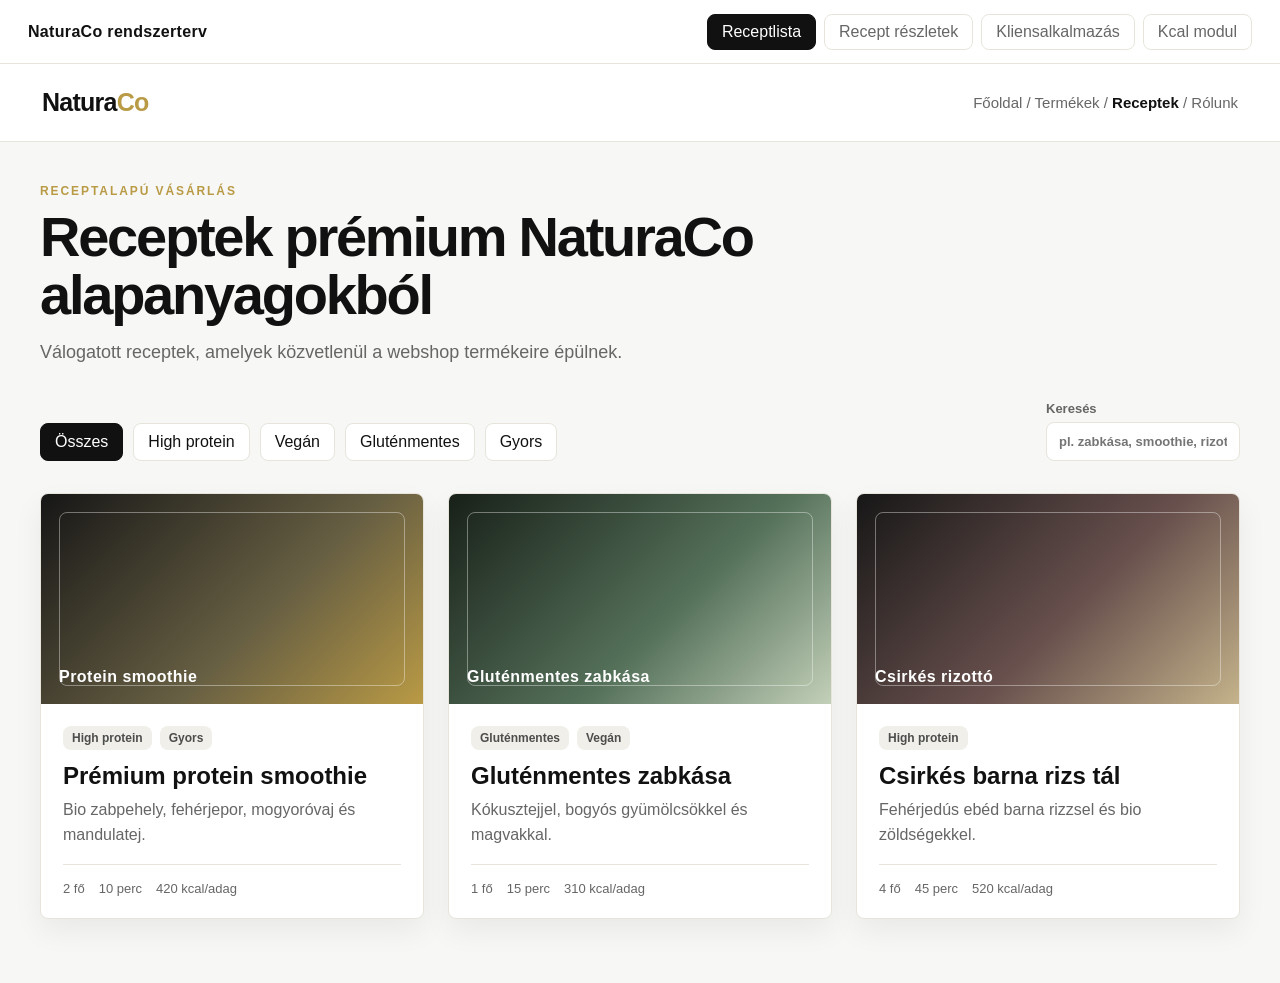
<file: design_mockups/index.html>
<!DOCTYPE html>
<html lang="hu">
<head>
  <meta charset="UTF-8">
  <meta name="viewport" content="width=device-width, initial-scale=1.0">
  <title>NaturaCo recept rendszer mockup</title>
  <link rel="stylesheet" href="style.css">
</head>
<body>

<nav class="top-nav">
  <div class="nav-brand">NaturaCo rendszerterv</div>
  <div class="nav-tabs" role="tablist">
    <button class="nav-tab active" onclick="showPage('recipe-list', this)">Receptlista</button>
    <button class="nav-tab" onclick="showPage('recipe-detail', this)">Recept részletek</button>
    <button class="nav-tab" onclick="showPage('client-app', this)">Kliensalkalmazás</button>
    <button class="nav-tab" onclick="showPage('kcal-calc', this)">Kcal modul</button>
  </div>
</nav>

<section id="recipe-list" class="page active">
  <header class="webshop-header">
    <div class="logo">Natura<span>Co</span></div>
    <div class="header-nav">Főoldal / Termékek / <strong>Receptek</strong> / Rólunk</div>
  </header>

  <main class="container">
    <div class="page-heading">
      <p class="eyebrow">Receptalapú vásárlás</p>
      <h1>Receptek prémium NaturaCo alapanyagokból</h1>
      <p class="subtitle">Válogatott receptek, amelyek közvetlenül a webshop termékeire épülnek.</p>
    </div>

    <div class="toolbar">
      <div class="filters">
        <button class="filter-btn active">Összes</button>
        <button class="filter-btn">High protein</button>
        <button class="filter-btn">Vegán</button>
        <button class="filter-btn">Gluténmentes</button>
        <button class="filter-btn">Gyors</button>
      </div>
      <label class="search-bar">
        <span>Keresés</span>
        <input type="text" placeholder="pl. zabkása, smoothie, rizottó">
      </label>
    </div>

    <div class="recipe-grid">
      <article class="recipe-card" onclick="showPage('recipe-detail', document.querySelectorAll('.nav-tab')[1])">
        <div class="recipe-photo photo-smoothie"><span>Protein smoothie</span></div>
        <div class="card-body">
          <div class="card-tags"><span class="tag">High protein</span><span class="tag">Gyors</span></div>
          <h2>Prémium protein smoothie</h2>
          <p>Bio zabpehely, fehérjepor, mogyoróvaj és mandulatej.</p>
          <div class="card-meta"><span>2 fő</span><span>10 perc</span><span>420 kcal/adag</span></div>
        </div>
      </article>

      <article class="recipe-card">
        <div class="recipe-photo photo-oats"><span>Gluténmentes zabkása</span></div>
        <div class="card-body">
          <div class="card-tags"><span class="tag">Gluténmentes</span><span class="tag">Vegán</span></div>
          <h2>Gluténmentes zabkása</h2>
          <p>Kókusztejjel, bogyós gyümölcsökkel és magvakkal.</p>
          <div class="card-meta"><span>1 fő</span><span>15 perc</span><span>310 kcal/adag</span></div>
        </div>
      </article>

      <article class="recipe-card">
        <div class="recipe-photo photo-rice"><span>Csirkés rizottó</span></div>
        <div class="card-body">
          <div class="card-tags"><span class="tag">High protein</span></div>
          <h2>Csirkés barna rizs tál</h2>
          <p>Fehérjedús ebéd barna rizzsel és bio zöldségekkel.</p>
          <div class="card-meta"><span>4 fő</span><span>45 perc</span><span>520 kcal/adag</span></div>
        </div>
      </article>
    </div>
  </main>
</section>

<section id="recipe-detail" class="page">
  <header class="webshop-header">
    <div class="logo">Natura<span>Co</span></div>
    <div class="header-nav">Főoldal / Termékek / <strong>Receptek</strong> / Kosár</div>
  </header>

  <main class="container">
    <button class="back-link" onclick="showPage('recipe-list', document.querySelectorAll('.nav-tab')[0])">Vissza a receptekhez</button>

    <div class="detail-header">
      <div class="recipe-photo detail-photo photo-smoothie"><span>Protein smoothie</span></div>
      <div class="detail-info">
        <div class="card-tags"><span class="tag">High protein</span><span class="tag">Gyors</span></div>
        <h1>Prémium protein smoothie</h1>
        <p>Tápláló reggeli smoothie bio zabpehellyel, prémium fehérjeporral és mogyoróvajjal. A recept termékei közvetlenül a NaturaCo webshop kínálatából érkeznek.</p>
        <div class="detail-meta">
          <div class="meta-item">
            <div class="meta-label">Főszám</div>
            <div class="serving-control">
              <button onclick="changeServing(-1)">-</button>
              <span id="serving-count">2</span>
              <button onclick="changeServing(1)">+</button>
              <span>fő</span>
            </div>
          </div>
          <div class="meta-item"><div class="meta-label">Elkészítés</div><strong>10 perc</strong></div>
          <div class="meta-item"><div class="meta-label">Állapot</div><strong>Publikált recept</strong></div>
        </div>
      </div>
    </div>

    <div class="detail-columns">
      <section class="ingredients-section">
        <div class="section-title">
          <h2>Összetevők és vásárolható kiszerelés</h2>
          <p>A recept mennyiségei főszám szerint változnak, a kosárba kerülő mennyiség pedig a webshop kiszerelése alapján felfelé kerekít.</p>
        </div>

        <div class="table-wrap">
          <table class="ingredients-table">
            <thead>
              <tr>
                <th>Hozzávaló</th>
                <th>Recept szerint</th>
                <th>Kiszerelés</th>
                <th>Kosárba kerül</th>
                <th>Ár</th>
                <th>Állapot</th>
                <th></th>
              </tr>
            </thead>
            <tbody id="ingredient-body"></tbody>
          </table>
        </div>

        <div class="cart-explain" id="rounding-note"></div>
        <button class="btn-cart-all" onclick="addAllToCart()">Összes hozzávaló kosárba</button>
        <div class="cart-feedback" id="cart-feedback">A Hotcakes kosár visszajelzése itt jelenik meg.</div>
      </section>

      <aside class="summary-panel">
        <h2>Recept összesítés</h2>
        <div class="nutrition-grid">
          <div class="nutrition-card"><strong id="nut-kcal">420</strong><span>kcal/adag</span></div>
          <div class="nutrition-card"><strong id="nut-protein">32 g</strong><span>fehérje/adag</span></div>
          <div class="nutrition-card"><strong id="nut-carb">45 g</strong><span>szénhidrát/adag</span></div>
          <div class="nutrition-card"><strong id="nut-fat">12 g</strong><span>zsír/adag</span></div>
        </div>
        <div class="cost-summary">
          <div><span>Becsült teljes kosárérték</span><strong id="total-cost">0 Ft</strong></div>
          <div><span>Becsült költség/adag</span><strong id="cost-per-serving">0 Ft</strong></div>
        </div>
        <h3>Kosár előnézet</h3>
        <ul id="cart-list" class="cart-list">
          <li>Még nincs hozzáadott tétel.</li>
        </ul>
      </aside>
    </div>

    <section class="steps-section">
      <h2>Elkészítés</h2>
      <ol class="steps-list">
        <li>A zabpelyhet szórd egy turmixgépbe.</li>
        <li>Add hozzá a fehérjeport és a mogyoróvajat.</li>
        <li>Öntsd rá a mandulatejet.</li>
        <li>Szeleteld bele a banánt, majd turmixold simára.</li>
      </ol>
    </section>
  </main>
</section>

<section id="client-app" class="page">
  <main class="client-shell">
    <div class="win-titlebar">NaturaCo Receptkezelő kliens, WinForms koncepció</div>
    <div class="win-menubar">Fájl / Recept / Publikálás / Súgó</div>

    <div class="client-grid">
      <aside class="win-sidebar">
        <h2>Receptek</h2>
        <input type="text" placeholder="Keresés receptnév alapján">
        <div class="win-list-item active"><span class="dot published"></span>Prémium protein smoothie</div>
        <div class="win-list-item"><span class="dot published"></span>Gluténmentes zabkása</div>
        <div class="win-list-item"><span class="dot draft"></span>Vegán Buddha bowl</div>
        <div class="win-list-item"><span class="dot revoked"></span>Régi szezonális recept</div>
        <button class="win-btn full">Új recept</button>
      </aside>

      <section class="client-main">
        <div class="client-card">
          <h2>Recept metaadatok</h2>
          <div class="form-grid">
            <label>Recept neve<input value="Prémium protein smoothie"></label>
            <label>Főszám<input value="2"></label>
            <label>Elkészítési idő<input value="10 perc"></label>
            <label>Állapot<select><option>Publikált</option><option>Tervezet</option><option>Visszavont</option></select></label>
          </div>
          <label>Leírás<textarea>Tápláló reggeli smoothie bio zabpehellyel, prémium fehérjeporral és mogyoróvajjal.</textarea></label>
        </div>

        <div class="client-card">
          <div class="section-title">
            <h2>Webshop termékkatalógus</h2>
            <p>A PO nem szabad szöveget ír be, hanem meglévő webshop termékekből építi fel a receptet.</p>
          </div>
          <div class="catalog-grid">
            <div class="catalog-item">
              <strong>Bio zabpehely</strong>
              <span>Szénhidrátforrás / 1000 g / 1 290 Ft / 24 db készleten</span>
              <button class="win-btn">Hozzáadás</button>
            </div>
            <div class="catalog-item">
              <strong>Prémium fehérjepor</strong>
              <span>Étrendkiegészítő / 500 g / 4 990 Ft / 8 db készleten</span>
              <button class="win-btn">Hozzáadás</button>
            </div>
            <div class="catalog-item warning">
              <strong>Bio mogyoróvaj</strong>
              <span>Zsiradék / 250 g / 2 190 Ft / alacsony készlet</span>
              <button class="win-btn">Hozzáadás</button>
            </div>
          </div>
        </div>

        <div class="client-card">
          <h2>Recept összetevői</h2>
          <table class="win-table">
            <thead><tr><th>Termék</th><th>Recept mennyiség</th><th>Kiszerelés</th><th>Kcal</th><th>Árbecslés</th></tr></thead>
            <tbody>
              <tr><td>Bio zabpehely</td><td>100 g</td><td>1000 g</td><td>370 kcal</td><td>129 Ft</td></tr>
              <tr><td>Prémium fehérjepor</td><td>30 g</td><td>500 g</td><td>118 kcal</td><td>299 Ft</td></tr>
              <tr><td>Bio mogyoróvaj</td><td>20 g</td><td>250 g</td><td>124 kcal</td><td>175 Ft</td></tr>
            </tbody>
          </table>
        </div>
      </section>

      <aside class="client-summary">
        <h2>Admin összegzés</h2>
        <div class="summary-stat"><span>Kalória/adag</span><strong>420 kcal</strong></div>
        <div class="summary-stat"><span>Fehérje/adag</span><strong>32 g</strong></div>
        <div class="summary-stat"><span>Becsült költség/adag</span><strong>604 Ft</strong></div>
        <div class="summary-stat"><span>Hiányzó adat</span><strong>0 termék</strong></div>
        <button class="win-btn full">Mentés tervezetként</button>
        <button class="win-btn publish full">Publikálás webshopra</button>
      </aside>
    </div>
  </main>
</section>

<section id="kcal-calc" class="page">
  <header class="webshop-header">
    <div class="logo">Natura<span>Co</span></div>
    <div class="header-nav">Főoldal / Termékek / Receptek / <strong>Kalóriaszámító</strong></div>
  </header>

  <main class="container">
    <div class="phase-banner">
      Későbbi fejlesztési fázisra javasolt modul. A receptes rendszer az elsődleges scope.
    </div>
    <div class="page-heading">
      <p class="eyebrow">Opcionális személyre szabott modul</p>
      <h1>Kalóriaszámító és termékajánló</h1>
      <p class="subtitle">Becslés napi kalória- és makróigényre, historizált adatokkal és cél alapján szűrt termékekkel.</p>
    </div>

    <div class="kcal-layout">
      <section class="kcal-form">
        <h2>Személyes profil</h2>
        <div class="form-row-2">
          <label>Nem<select><option>Férfi</option><option>Nő</option></select></label>
          <label>Aktivitás<select><option>Közepes, heti 3-5 edzés</option></select></label>
        </div>
        <div class="form-row-2">
          <label>Életkor<input type="number" value="28"></label>
          <label>Testsúly<input type="number" value="75"></label>
        </div>
        <div class="form-row-2">
          <label>Magasság<input type="number" value="178"></label>
          <label>Cél<select><option>Szinten tartás</option><option>Fogyás</option><option>Tömegnövelés</option></select></label>
        </div>
        <button class="btn-calculate">Számítás</button>
        <p class="form-note">Bejelentkezett felhasználónál a kitöltés előzményként menthető. Vendég módban nincs historizálás.</p>
      </section>

      <section class="kcal-results">
        <h2>Eredmény</h2>
        <div class="result-main"><strong>2300-2600</strong><span>kcal / nap</span></div>
        <div class="result-cards">
          <div><strong>150 g</strong><span>fehérje</span></div>
          <div><strong>80 g</strong><span>zsír</span></div>
          <div><strong>285-360 g</strong><span>szénhidrát</span></div>
        </div>
        <p class="form-note">Az eredmény becslés, nem orvosi tanács.</p>
      </section>
    </div>

    <section class="product-suggestions">
      <h2>Cél alapján ajánlott termékek</h2>
      <div class="suggestion-grid">
        <div class="suggestion-card"><strong>Prémium fehérjepor</strong><span>Fehérjeforrás / 4 990 Ft</span></div>
        <div class="suggestion-card"><strong>Bio zabpehely</strong><span>Komplex szénhidrát / 1 290 Ft</span></div>
        <div class="suggestion-card"><strong>Omega-3 balance</strong><span>Étrendkiegészítő / 5 490 Ft</span></div>
      </div>
    </section>
  </main>
</section>

<script>
const baseServings = 2;
let currentServings = 2;
let cart = [];

const ingredients = [
  { name: "Bio zabpehely", baseQty: 100, unit: "g", packSize: 1000, packUnit: "g", packPrice: 1290, kcal: 370, protein: 13, carb: 60, fat: 7, stock: 24 },
  { name: "Prémium fehérjepor", baseQty: 30, unit: "g", packSize: 500, packUnit: "g", packPrice: 4990, kcal: 118, protein: 24, carb: 3, fat: 2, stock: 8 },
  { name: "Bio mogyoróvaj", baseQty: 20, unit: "g", packSize: 250, packUnit: "g", packPrice: 2190, kcal: 124, protein: 5, carb: 4, fat: 10, stock: 3 },
  { name: "Mandulatej", baseQty: 200, unit: "ml", packSize: 1000, packUnit: "ml", packPrice: 890, kcal: 32, protein: 1, carb: 3, fat: 2, stock: 19 },
  { name: "Banán", baseQty: 1, unit: "db", packSize: 1, packUnit: "db", packPrice: 120, kcal: 105, protein: 1, carb: 27, fat: 0, stock: 40 }
];

function money(value) {
  return Math.round(value).toLocaleString("hu-HU") + " Ft";
}

function showPage(id, button) {
  document.querySelectorAll(".page").forEach(page => page.classList.remove("active"));
  document.getElementById(id).classList.add("active");
  document.querySelectorAll(".nav-tab").forEach(tab => tab.classList.remove("active"));
  if (button) button.classList.add("active");
  window.scrollTo({ top: 0, behavior: "smooth" });
}

function getScaledIngredient(item) {
  const ratio = currentServings / baseServings;
  const needed = item.baseQty * ratio;
  const packs = Math.ceil(needed / item.packSize);
  return {
    ...item,
    needed,
    packs,
    cartQty: packs * item.packSize,
    cartCost: packs * item.packPrice,
    status: item.stock < packs ? "Nincs elég készlet" : item.stock <= 3 ? "Kevés készlet" : "Raktáron"
  };
}

function renderRecipe() {
  document.getElementById("serving-count").textContent = currentServings;
  const scaled = ingredients.map(getScaledIngredient);
  const tbody = document.getElementById("ingredient-body");
  tbody.innerHTML = "";

  scaled.forEach((item, index) => {
    const tr = document.createElement("tr");
    tr.innerHTML = `
      <td><strong>${item.name}</strong></td>
      <td>${formatQty(item.needed, item.unit)}</td>
      <td>${item.packSize} ${item.packUnit}</td>
      <td>${item.packs} csomag (${formatQty(item.cartQty, item.packUnit)})</td>
      <td>${money(item.cartCost)}</td>
      <td><span class="stock ${item.status === "Raktáron" ? "ok" : "warn"}">${item.status}</span></td>
      <td><button class="btn-cart-sm" onclick="addToCart(${index})">Kosárba</button></td>
    `;
    tbody.appendChild(tr);
  });

  const totalCost = scaled.reduce((sum, item) => sum + item.cartCost, 0);
  const totalKcal = scaled.reduce((sum, item) => sum + item.kcal * (item.needed / item.baseQty), 0);
  const totalProtein = scaled.reduce((sum, item) => sum + item.protein * (item.needed / item.baseQty), 0);
  const totalCarb = scaled.reduce((sum, item) => sum + item.carb * (item.needed / item.baseQty), 0);
  const totalFat = scaled.reduce((sum, item) => sum + item.fat * (item.needed / item.baseQty), 0);

  document.getElementById("nut-kcal").textContent = Math.round(totalKcal / currentServings);
  document.getElementById("nut-protein").textContent = Math.round(totalProtein / currentServings) + " g";
  document.getElementById("nut-carb").textContent = Math.round(totalCarb / currentServings) + " g";
  document.getElementById("nut-fat").textContent = Math.round(totalFat / currentServings) + " g";
  document.getElementById("total-cost").textContent = money(totalCost);
  document.getElementById("cost-per-serving").textContent = money(totalCost / currentServings);
  document.getElementById("rounding-note").textContent =
    `Példa: ${formatQty(scaled[0].needed, scaled[0].unit)} zabpehely kell a recepthez, de a termék ${scaled[0].packSize} ${scaled[0].packUnit}-os kiszerelésben érhető el, ezért ${scaled[0].packs} csomag kerül a kosárba.`;
}

function formatQty(value, unit) {
  const rounded = unit === "db" ? Math.ceil(value) : Math.round(value);
  return `${rounded} ${unit}`;
}

function changeServing(delta) {
  currentServings = Math.max(1, Math.min(12, currentServings + delta));
  renderRecipe();
}

function addToCart(index) {
  const item = getScaledIngredient(ingredients[index]);
  cart.push(item);
  renderCart(`${item.name} hozzáadva a Hotcakes kosárhoz: ${item.packs} csomag.`);
}

function addAllToCart() {
  cart = ingredients.map(getScaledIngredient);
  renderCart("Az összes elérhető hozzávaló hozzáadva a Hotcakes kosárhoz.");
}

function renderCart(message) {
  document.getElementById("cart-feedback").textContent = message;
  const list = document.getElementById("cart-list");
  list.innerHTML = "";
  cart.forEach(item => {
    const li = document.createElement("li");
    li.textContent = `${item.name}: ${item.packs} csomag, ${money(item.cartCost)}`;
    list.appendChild(li);
  });
}

renderRecipe();
</script>
</body>
</html>
</file>
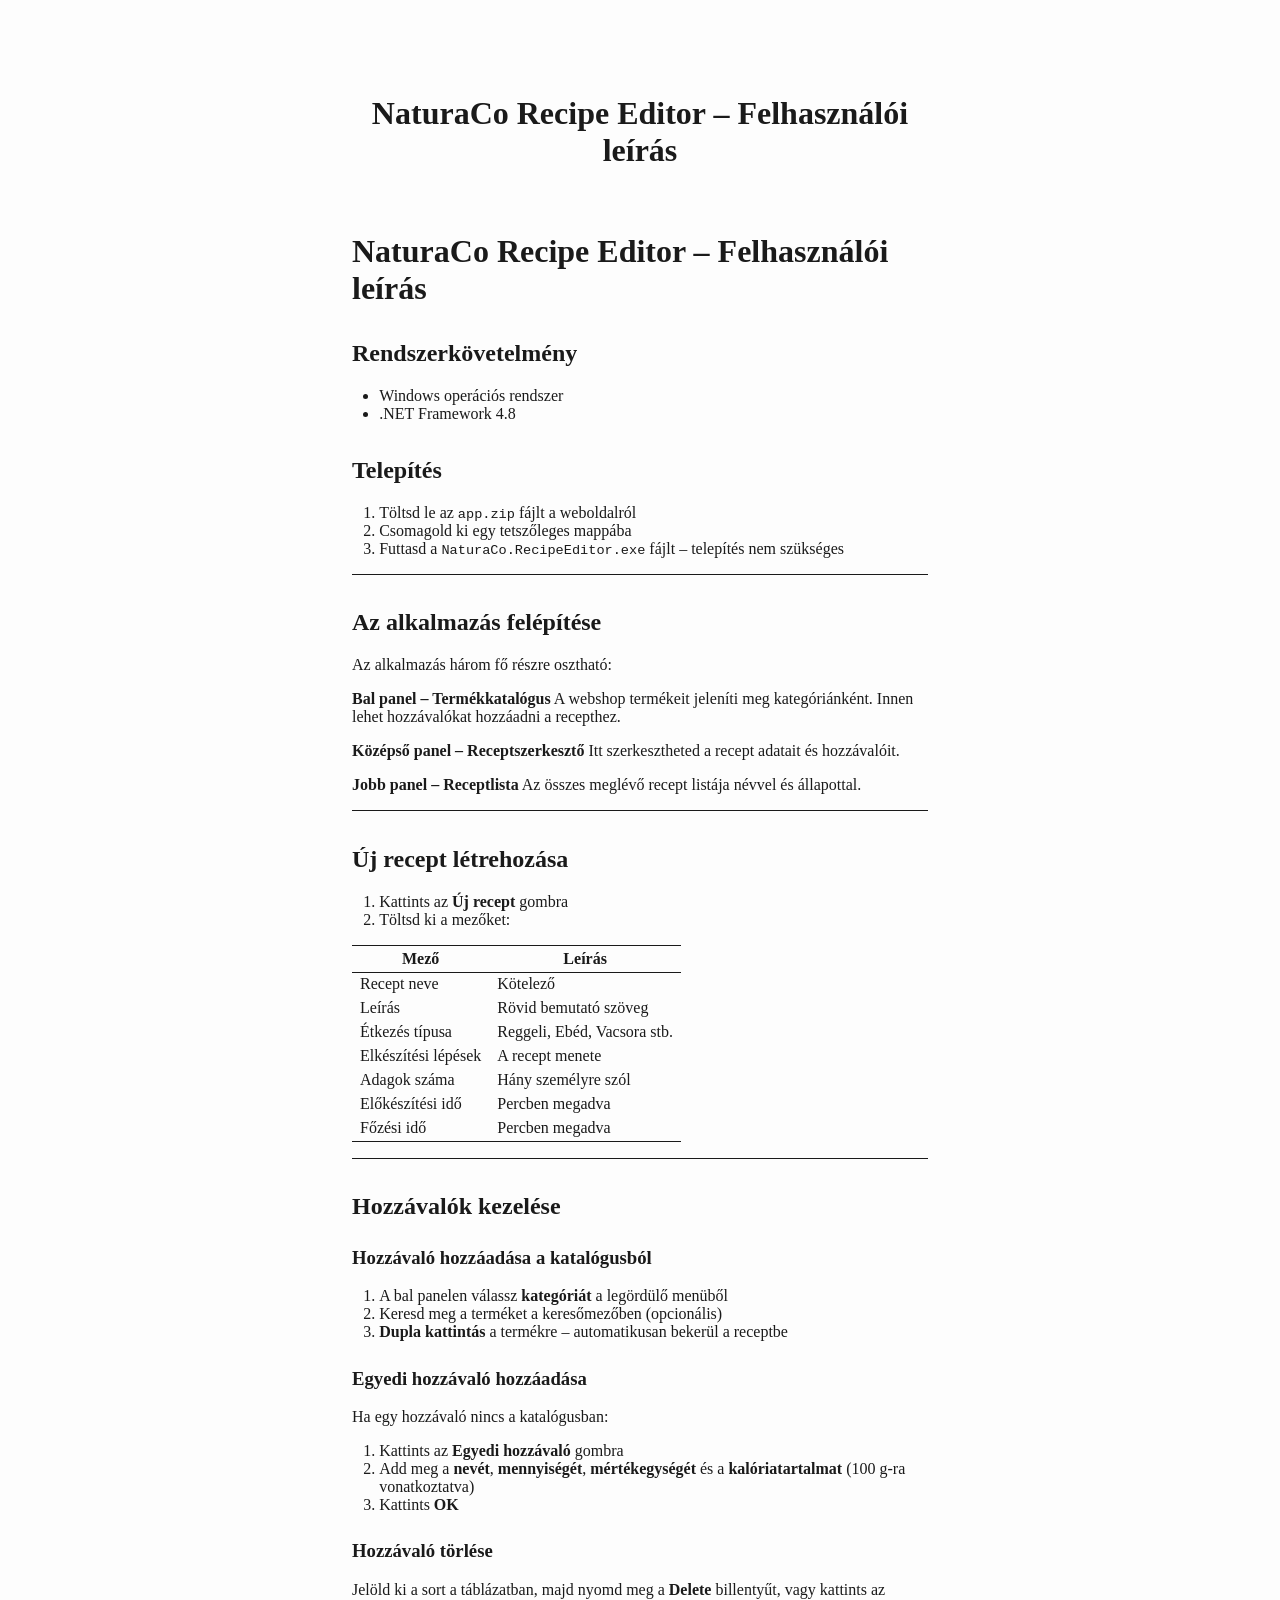
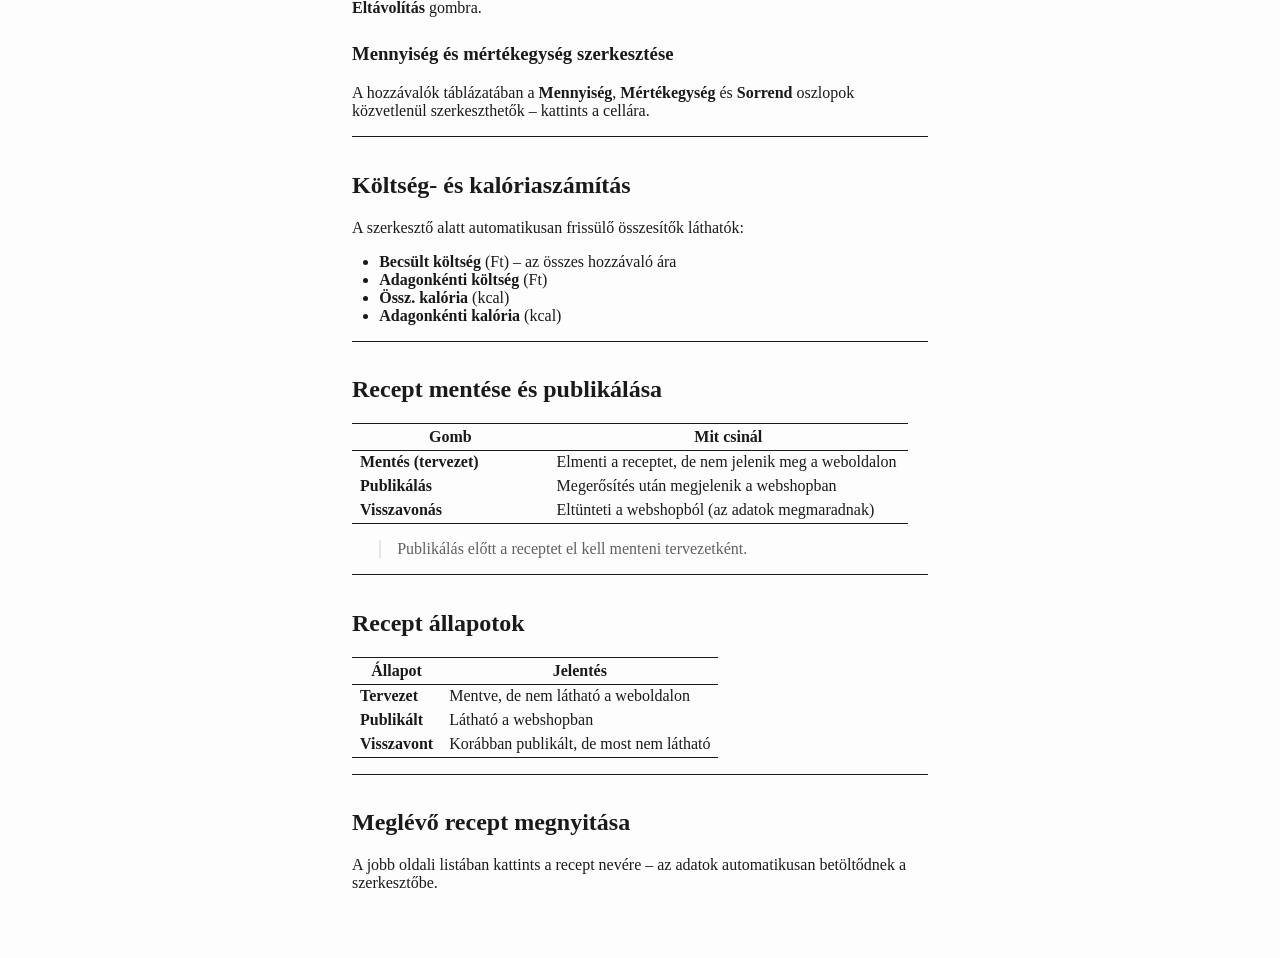
<file: dl/felhasznaloi_leiras.html>
<!DOCTYPE html>
<html xmlns="http://www.w3.org/1999/xhtml" lang xml:lang>
<head>
  <meta charset="utf-8" />
  <meta name="generator" content="pandoc" />
  <meta name="viewport" content="width=device-width, initial-scale=1.0, user-scalable=yes" />
  <title>NaturaCo Recipe Editor – Felhasználói leírás</title>
  <style>

html {
color: #1a1a1a;
background-color: #fdfdfd;
}
body {
margin: 0 auto;
max-width: 36em;
padding-left: 50px;
padding-right: 50px;
padding-top: 50px;
padding-bottom: 50px;
hyphens: auto;
overflow-wrap: break-word;
text-rendering: optimizeLegibility;
font-kerning: normal;
}
@media (max-width: 600px) {
body {
font-size: 0.9em;
padding: 12px;
}
h1 {
font-size: 1.8em;
}
}
@media print {
html {
background-color: white;
}
body {
background-color: transparent;
color: black;
font-size: 12pt;
}
p, h2, h3 {
orphans: 3;
widows: 3;
}
h2, h3, h4 {
page-break-after: avoid;
}
}
p {
margin: 1em 0;
}
a {
color: #1a1a1a;
}
a:visited {
color: #1a1a1a;
}
img {
max-width: 100%;
}
svg {
height: auto;
max-width: 100%;
}
h1, h2, h3, h4, h5, h6 {
margin-top: 1.4em;
}
h5, h6 {
font-size: 1em;
font-style: italic;
}
h6 {
font-weight: normal;
}
ol, ul {
padding-left: 1.7em;
margin-top: 1em;
}
li > ol, li > ul {
margin-top: 0;
}
blockquote {
margin: 1em 0 1em 1.7em;
padding-left: 1em;
border-left: 2px solid #e6e6e6;
color: #606060;
}
code {
font-family: Menlo, Monaco, Consolas, 'Lucida Console', monospace;
font-size: 85%;
margin: 0;
hyphens: manual;
}
pre {
margin: 1em 0;
overflow: auto;
}
pre code {
padding: 0;
overflow: visible;
overflow-wrap: normal;
}
.sourceCode {
background-color: transparent;
overflow: visible;
}
hr {
border: none;
border-top: 1px solid #1a1a1a;
height: 1px;
margin: 1em 0;
}
table {
margin: 1em 0;
border-collapse: collapse;
width: 100%;
overflow-x: auto;
display: block;
font-variant-numeric: lining-nums tabular-nums;
}
table caption {
margin-bottom: 0.75em;
}
tbody {
margin-top: 0.5em;
border-top: 1px solid #1a1a1a;
border-bottom: 1px solid #1a1a1a;
}
th {
border-top: 1px solid #1a1a1a;
padding: 0.25em 0.5em 0.25em 0.5em;
}
td {
padding: 0.125em 0.5em 0.25em 0.5em;
}
header {
margin-bottom: 4em;
text-align: center;
}
#TOC li {
list-style: none;
}
#TOC ul {
padding-left: 1.3em;
}
#TOC > ul {
padding-left: 0;
}
#TOC a:not(:hover) {
text-decoration: none;
}
code{white-space: pre-wrap;}
span.smallcaps{font-variant: small-caps;}
div.columns{display: flex; gap: min(4vw, 1.5em);}
div.column{flex: auto; overflow-x: auto;}
div.hanging-indent{margin-left: 1.5em; text-indent: -1.5em;}

ul.task-list[class]{list-style: none;}
ul.task-list li input[type="checkbox"] {
font-size: inherit;
width: 0.8em;
margin: 0 0.8em 0.2em -1.6em;
vertical-align: middle;
}
.display.math{display: block; text-align: center; margin: 0.5rem auto;}
</style>
</head>
<body>
<header id="title-block-header">
<h1 class="title">NaturaCo Recipe Editor – Felhasználói leírás</h1>
</header>
<h1 id="naturaco-recipe-editor-felhasználói-leírás">NaturaCo Recipe
Editor – Felhasználói leírás</h1>
<h2 id="rendszerkövetelmény">Rendszerkövetelmény</h2>
<ul>
<li>Windows operációs rendszer</li>
<li>.NET Framework 4.8</li>
</ul>
<h2 id="telepítés">Telepítés</h2>
<ol type="1">
<li>Töltsd le az <code>app.zip</code> fájlt a weboldalról</li>
<li>Csomagold ki egy tetszőleges mappába</li>
<li>Futtasd a <code>NaturaCo.RecipeEditor.exe</code> fájlt – telepítés
nem szükséges</li>
</ol>
<hr />
<h2 id="az-alkalmazás-felépítése">Az alkalmazás felépítése</h2>
<p>Az alkalmazás három fő részre osztható:</p>
<p><strong>Bal panel – Termékkatalógus</strong> A webshop termékeit
jeleníti meg kategóriánként. Innen lehet hozzávalókat hozzáadni a
recepthez.</p>
<p><strong>Középső panel – Receptszerkesztő</strong> Itt szerkesztheted
a recept adatait és hozzávalóit.</p>
<p><strong>Jobb panel – Receptlista</strong> Az összes meglévő recept
listája névvel és állapottal.</p>
<hr />
<h2 id="új-recept-létrehozása">Új recept létrehozása</h2>
<ol type="1">
<li>Kattints az <strong>Új recept</strong> gombra</li>
<li>Töltsd ki a mezőket:</li>
</ol>
<table>
<thead>
<tr>
<th>Mező</th>
<th>Leírás</th>
</tr>
</thead>
<tbody>
<tr>
<td>Recept neve</td>
<td>Kötelező</td>
</tr>
<tr>
<td>Leírás</td>
<td>Rövid bemutató szöveg</td>
</tr>
<tr>
<td>Étkezés típusa</td>
<td>Reggeli, Ebéd, Vacsora stb.</td>
</tr>
<tr>
<td>Elkészítési lépések</td>
<td>A recept menete</td>
</tr>
<tr>
<td>Adagok száma</td>
<td>Hány személyre szól</td>
</tr>
<tr>
<td>Előkészítési idő</td>
<td>Percben megadva</td>
</tr>
<tr>
<td>Főzési idő</td>
<td>Percben megadva</td>
</tr>
</tbody>
</table>
<hr />
<h2 id="hozzávalók-kezelése">Hozzávalók kezelése</h2>
<h3 id="hozzávaló-hozzáadása-a-katalógusból">Hozzávaló hozzáadása a
katalógusból</h3>
<ol type="1">
<li>A bal panelen válassz <strong>kategóriát</strong> a legördülő
menüből</li>
<li>Keresd meg a terméket a keresőmezőben (opcionális)</li>
<li><strong>Dupla kattintás</strong> a termékre – automatikusan bekerül
a receptbe</li>
</ol>
<h3 id="egyedi-hozzávaló-hozzáadása">Egyedi hozzávaló hozzáadása</h3>
<p>Ha egy hozzávaló nincs a katalógusban:</p>
<ol type="1">
<li>Kattints az <strong>Egyedi hozzávaló</strong> gombra</li>
<li>Add meg a <strong>nevét</strong>, <strong>mennyiségét</strong>,
<strong>mértékegységét</strong> és a <strong>kalóriatartalmat</strong>
(100 g-ra vonatkoztatva)</li>
<li>Kattints <strong>OK</strong></li>
</ol>
<h3 id="hozzávaló-törlése">Hozzávaló törlése</h3>
<p>Jelöld ki a sort a táblázatban, majd nyomd meg a
<strong>Delete</strong> billentyűt, vagy kattints az
<strong>Eltávolítás</strong> gombra.</p>
<h3 id="mennyiség-és-mértékegység-szerkesztése">Mennyiség és
mértékegység szerkesztése</h3>
<p>A hozzávalók táblázatában a <strong>Mennyiség</strong>,
<strong>Mértékegység</strong> és <strong>Sorrend</strong> oszlopok
közvetlenül szerkeszthetők – kattints a cellára.</p>
<hr />
<h2 id="költség--és-kalóriaszámítás">Költség- és kalóriaszámítás</h2>
<p>A szerkesztő alatt automatikusan frissülő összesítők láthatók:</p>
<ul>
<li><strong>Becsült költség</strong> (Ft) – az összes hozzávaló ára</li>
<li><strong>Adagonkénti költség</strong> (Ft)</li>
<li><strong>Össz. kalória</strong> (kcal)</li>
<li><strong>Adagonkénti kalória</strong> (kcal)</li>
</ul>
<hr />
<h2 id="recept-mentése-és-publikálása">Recept mentése és
publikálása</h2>
<table>
<colgroup>
<col style="width: 35%" />
<col style="width: 64%" />
</colgroup>
<thead>
<tr>
<th>Gomb</th>
<th>Mit csinál</th>
</tr>
</thead>
<tbody>
<tr>
<td><strong>Mentés (tervezet)</strong></td>
<td>Elmenti a receptet, de nem jelenik meg a weboldalon</td>
</tr>
<tr>
<td><strong>Publikálás</strong></td>
<td>Megerősítés után megjelenik a webshopban</td>
</tr>
<tr>
<td><strong>Visszavonás</strong></td>
<td>Eltünteti a webshopból (az adatok megmaradnak)</td>
</tr>
</tbody>
</table>
<blockquote>
<p>Publikálás előtt a receptet el kell menteni tervezetként.</p>
</blockquote>
<hr />
<h2 id="recept-állapotok">Recept állapotok</h2>
<table>
<thead>
<tr>
<th>Állapot</th>
<th>Jelentés</th>
</tr>
</thead>
<tbody>
<tr>
<td><strong>Tervezet</strong></td>
<td>Mentve, de nem látható a weboldalon</td>
</tr>
<tr>
<td><strong>Publikált</strong></td>
<td>Látható a webshopban</td>
</tr>
<tr>
<td><strong>Visszavont</strong></td>
<td>Korábban publikált, de most nem látható</td>
</tr>
</tbody>
</table>
<hr />
<h2 id="meglévő-recept-megnyitása">Meglévő recept megnyitása</h2>
<p>A jobb oldali listában kattints a recept nevére – az adatok
automatikusan betöltődnek a szerkesztőbe.</p>
</body>
</html>
</file>
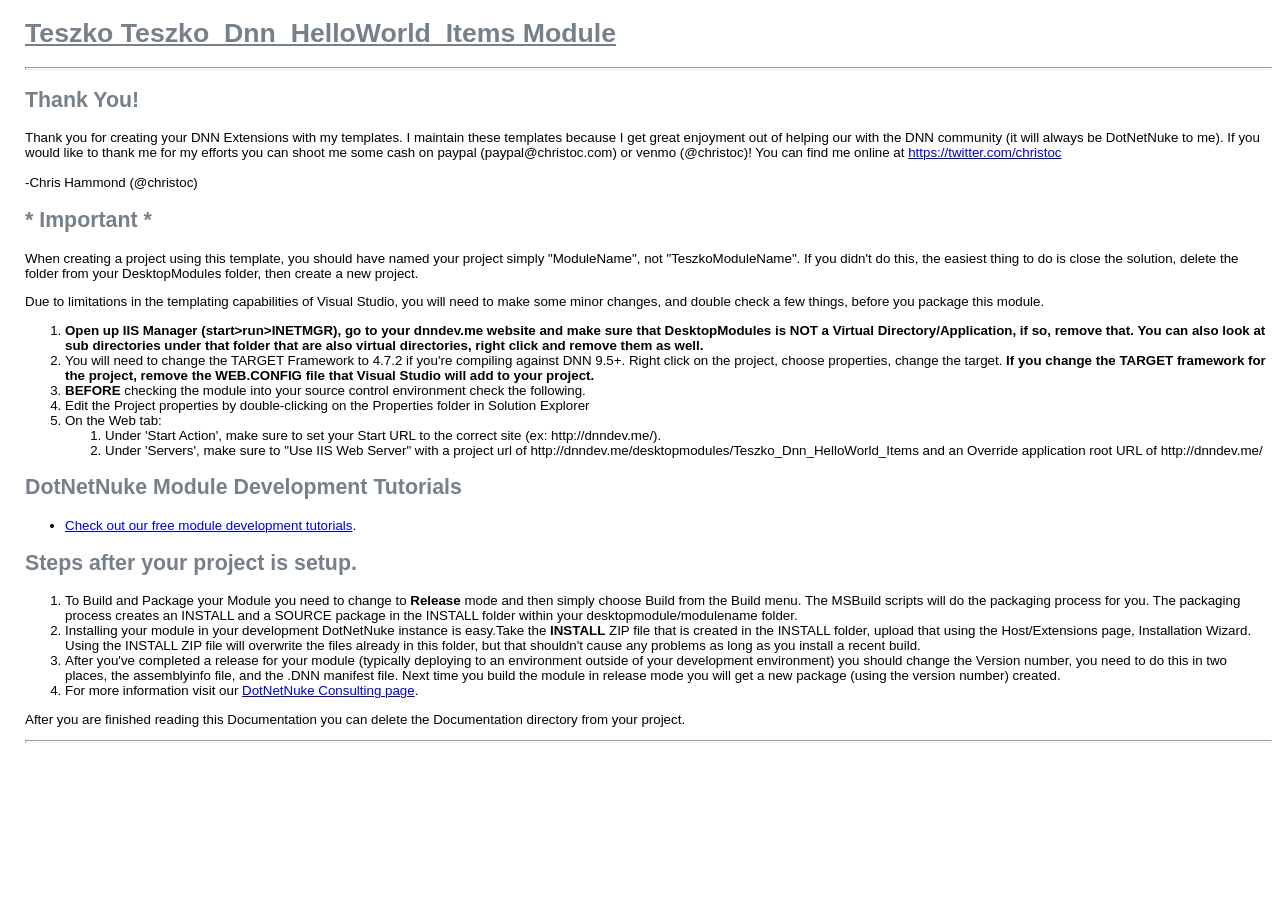
<file: Teszko_Dnn_HelloWorld_Items/Documentation/Documentation.html>
<!DOCTYPE html PUBLIC "-//W3C//DTD XHTML 1.1//EN" "http://www.w3.org/TR/xhtml11/DTD/xhtml11.dtd">
<html xmlns="http://www.w3.org/1999/xhtml" xml:lang="en">
<head>
    <title>Teszko Template</title>
    <link rel="stylesheet" type="text/css" href="Documentation.css" />
</head>
<body>
    <div>
        <h1>Teszko Teszko_Dnn_HelloWorld_Items Module</h1>
        <hr />
        <h2>Thank You!</h2>
        <p>
            Thank you for creating your DNN Extensions with my templates.
            I maintain these templates because I get great enjoyment out of helping our with the DNN community (it will always be DotNetNuke to me).
            If you would like to thank me for my efforts you can shoot me some cash on paypal (paypal@christoc.com) or venmo (@christoc)! 
            You can find me online at <a href="https://twitter.com/christoc">https://twitter.com/christoc</a>
            <br />
            <br />
            -Chris Hammond (@christoc)
        </p>

        <h2>* Important *</h2>
        <p>
            When creating a project using this template, you should have named your project
            simply "ModuleName", not "TeszkoModuleName". If you didn&#39;t do this, the
            easiest thing to do is close the solution, delete the folder from your DesktopModules
            folder, then create a new project.
        </p>
        <p>
            Due to limitations in the templating capabilities of Visual Studio, you will need
            to make some minor changes, and double check a few things, before you package this module.
        </p>
        <ol>
            <li>
                <strong>Open up IIS Manager (start>run>INETMGR), go to your dnndev.me website and make sure that DesktopModules is NOT a Virtual Directory/Application, if so, remove that. You can also look at sub directories under that folder that are also virtual directories, right click and remove them as well.</strong>
            </li>
            <li>
                You will need to change the TARGET Framework to 4.7.2 if you're compiling against DNN 9.5+. Right click on the project, choose properties, change the target.                <strong>If you change the TARGET framework for the project, remove the WEB.CONFIG file that Visual Studio will add to your project.</strong>
            </li>
            <li>
                <strong>BEFORE</strong> checking the
                module into your source control environment check the following.
            </li>
            <li>
                Edit the Project properties by double-clicking on the Properties folder in Solution
                Explorer
            </li>
            <li>
                On the Web tab:
                <ol>
                    <li>Under 'Start Action', make sure to set your Start URL to the correct site (ex: http://dnndev.me/).</li>
                    <li>
                        Under 'Servers', make sure to "Use IIS Web Server" with a project url of http://dnndev.me/desktopmodules/Teszko_Dnn_HelloWorld_Items
                        and an Override application root URL of http://dnndev.me/
                    </li>
                </ol>
            </li>
        </ol>

        <h2>
            DotNetNuke Module Development Tutorials
        </h2>

        <ul>
            <li>
                <a href="https://www.christoc.com/tutorials">Check out our free module development tutorials</a>.
            </li>
        </ul>

        <h2>Steps after your project is setup.</h2>
        <ol>
            <li>
                To Build and Package your Module you need to change to <b>Release</b> mode and then
                simply choose Build from the Build menu. The MSBuild scripts will do the packaging
                process for you. The packaging process creates an INSTALL and a SOURCE package in
                the INSTALL folder within your desktopmodule/modulename folder.
            </li>
            <li>
                Installing your module in your development DotNetNuke instance is easy.Take the
                <strong>INSTALL</strong> ZIP file that is created in the INSTALL folder, upload that using the Host/Extensions
                page, Installation Wizard. Using the INSTALL ZIP file will overwrite the files already in this folder,
                but that shouldn't cause any problems as long as you install a recent build.
            </li>
            <li>
                After you've completed a release for your module (typically deploying to an environment
                outside of your development environment) you should change the Version number, you
                need to do this in two places, the assemblyinfo file, and the .DNN manifest file.
                Next time you build the module in release mode you will get a new package (using
                the version number) created.
            </li>
            <li>For more information visit our <a href="https://christoc.com/DotNetNuke/Consulting">DotNetNuke Consulting page</a>.</li>
        </ol>
        <p>
            After you are finished reading this Documentation you can delete the Documentation directory
            from your project.
        </p>
        <hr />
        <br />
    </div>
</body>
</html>
</file>
<file: design_mockups/style.css>
:root {
  --ink: #111111;
  --muted: #666666;
  --soft: #f7f7f5;
  --card: #ffffff;
  --line: #e7e4dc;
  --gold: #b99a45;
  --green: #4f7a55;
  --warn: #9a6a21;
  --radius: 8px;
  --shadow: 0 12px 30px rgba(0, 0, 0, 0.06);
}

* {
  box-sizing: border-box;
}

body {
  margin: 0;
  padding-top: 64px;
  background: var(--soft);
  color: var(--ink);
  font-family: "Segoe UI", Arial, sans-serif;
}

button,
input,
select,
textarea {
  font: inherit;
}

button {
  cursor: pointer;
}

.top-nav {
  position: fixed;
  inset: 0 0 auto 0;
  z-index: 10;
  height: 64px;
  display: flex;
  align-items: center;
  justify-content: space-between;
  gap: 18px;
  padding: 0 28px;
  background: rgba(255, 255, 255, 0.96);
  border-bottom: 1px solid var(--line);
}

.nav-brand {
  font-weight: 700;
  letter-spacing: 0.02em;
}

.nav-tabs {
  display: flex;
  gap: 8px;
  flex-wrap: wrap;
}

.nav-tab,
.filter-btn,
.btn-cart-sm,
.btn-cart-all,
.btn-calculate,
.win-btn,
.back-link {
  border-radius: var(--radius);
  border: 1px solid var(--line);
  background: #fff;
  color: var(--ink);
  transition: background 0.16s ease, border-color 0.16s ease, color 0.16s ease, transform 0.16s ease;
}

.nav-tab {
  padding: 8px 14px;
  color: var(--muted);
}

.nav-tab.active,
.filter-btn.active,
.btn-cart-all,
.btn-calculate {
  background: var(--ink);
  color: #fff;
  border-color: var(--ink);
}

.page {
  display: none;
}

.page.active {
  display: block;
}

.webshop-header {
  display: flex;
  align-items: center;
  justify-content: space-between;
  gap: 18px;
  padding: 24px 42px;
  background: #fff;
  border-bottom: 1px solid var(--line);
}

.logo {
  font-size: 25px;
  font-weight: 800;
  letter-spacing: -0.03em;
}

.logo span,
.gold,
.eyebrow {
  color: var(--gold);
}

.header-nav {
  color: var(--muted);
  font-size: 15px;
}

.header-nav strong {
  color: var(--ink);
}

.container {
  width: min(1200px, calc(100% - 40px));
  margin: 0 auto;
  padding: 42px 0 64px;
}

.page-heading {
  max-width: 780px;
  margin-bottom: 34px;
}

.eyebrow {
  margin: 0 0 10px;
  text-transform: uppercase;
  letter-spacing: 0.16em;
  font-size: 12px;
  font-weight: 700;
}

h1,
h2,
h3,
p {
  margin-top: 0;
}

h1 {
  font-size: clamp(34px, 5vw, 56px);
  line-height: 1.04;
  letter-spacing: -0.04em;
  margin-bottom: 14px;
}

h2 {
  font-size: 24px;
  margin-bottom: 16px;
}

h3 {
  font-size: 17px;
}

.subtitle {
  color: var(--muted);
  font-size: 18px;
  line-height: 1.6;
}

.toolbar {
  display: flex;
  justify-content: space-between;
  gap: 24px;
  align-items: flex-end;
  margin-bottom: 32px;
}

.filters {
  display: flex;
  gap: 10px;
  flex-wrap: wrap;
}

.filter-btn {
  padding: 9px 14px;
}

.search-bar {
  display: grid;
  gap: 6px;
  color: var(--muted);
  font-size: 13px;
}

.search-bar input,
.win-sidebar input,
.form-grid input,
.form-grid select,
.client-card textarea,
.kcal-form input,
.kcal-form select {
  border: 1px solid var(--line);
  border-radius: var(--radius);
  padding: 11px 12px;
  background: #fff;
  color: var(--ink);
}

.recipe-grid {
  display: grid;
  grid-template-columns: repeat(3, minmax(0, 1fr));
  gap: 24px;
}

.recipe-card,
.ingredients-section,
.summary-panel,
.steps-section,
.client-card,
.client-summary,
.kcal-form,
.kcal-results,
.product-suggestions {
  background: var(--card);
  border: 1px solid var(--line);
  border-radius: var(--radius);
  box-shadow: var(--shadow);
}

.recipe-card {
  overflow: hidden;
}

.recipe-card:hover {
  transform: translateY(-2px);
}

.recipe-photo {
  min-height: 210px;
  display: flex;
  align-items: end;
  padding: 18px;
  color: #fff;
  background: #202020;
  position: relative;
  overflow: hidden;
}

.recipe-photo::before {
  content: "";
  position: absolute;
  inset: 18px;
  border: 1px solid rgba(255, 255, 255, 0.38);
  border-radius: var(--radius);
}

.recipe-photo span {
  position: relative;
  z-index: 1;
  font-weight: 700;
  letter-spacing: 0.03em;
}

.photo-smoothie {
  background: linear-gradient(135deg, #161616, #675f43 58%, #b99a45);
}

.photo-oats {
  background: linear-gradient(135deg, #182018, #55715a 58%, #c3d0b9);
}

.photo-rice {
  background: linear-gradient(135deg, #171717, #68504d 56%, #c4b38b);
}

.detail-photo {
  min-height: 320px;
  width: min(360px, 100%);
  flex-shrink: 0;
}

.card-body {
  padding: 22px;
}

.card-body h2 {
  margin-bottom: 8px;
}

.card-body p {
  color: var(--muted);
  line-height: 1.55;
  min-height: 48px;
}

.card-tags {
  display: flex;
  gap: 8px;
  flex-wrap: wrap;
  margin-bottom: 12px;
}

.tag {
  display: inline-flex;
  padding: 5px 9px;
  border-radius: var(--radius);
  background: #f0efe9;
  color: #4d4d4d;
  font-size: 12px;
  font-weight: 700;
}

.card-meta {
  display: flex;
  gap: 14px;
  padding-top: 16px;
  border-top: 1px solid var(--line);
  color: var(--muted);
  font-size: 13px;
  flex-wrap: wrap;
}

.back-link {
  padding: 9px 12px;
  margin-bottom: 24px;
}

.detail-header {
  display: flex;
  gap: 34px;
  align-items: stretch;
  margin-bottom: 28px;
  background: #fff;
  border: 1px solid var(--line);
  border-radius: var(--radius);
  padding: 26px;
  box-shadow: var(--shadow);
}

.detail-info {
  display: flex;
  flex-direction: column;
  justify-content: center;
}

.detail-info p {
  color: var(--muted);
  line-height: 1.65;
  max-width: 720px;
}

.detail-meta {
  display: grid;
  grid-template-columns: repeat(3, minmax(0, 1fr));
  gap: 14px;
  margin-top: 16px;
}

.meta-item {
  padding: 14px;
  border: 1px solid var(--line);
  border-radius: var(--radius);
}

.meta-label {
  color: var(--muted);
  font-size: 12px;
  text-transform: uppercase;
  letter-spacing: 0.12em;
  margin-bottom: 8px;
}

.serving-control {
  display: flex;
  align-items: center;
  gap: 10px;
  font-weight: 700;
}

.serving-control button {
  width: 32px;
  height: 32px;
  border-radius: var(--radius);
  border: 1px solid var(--line);
  background: #fff;
}

.detail-columns {
  display: grid;
  grid-template-columns: minmax(0, 1.8fr) minmax(300px, 0.8fr);
  gap: 24px;
  align-items: start;
}

.ingredients-section,
.summary-panel,
.steps-section,
.kcal-form,
.kcal-results,
.product-suggestions {
  padding: 26px;
}

.section-title p {
  color: var(--muted);
  line-height: 1.55;
}

.table-wrap {
  overflow-x: auto;
}

table {
  width: 100%;
  border-collapse: collapse;
}

th {
  text-align: left;
  color: var(--muted);
  font-weight: 700;
  font-size: 13px;
  padding: 12px 10px;
  border-bottom: 2px solid var(--line);
}

td {
  padding: 14px 10px;
  border-bottom: 1px solid var(--line);
  vertical-align: middle;
}

.btn-cart-sm {
  padding: 8px 10px;
  background: var(--ink);
  color: #fff;
  border-color: var(--ink);
  white-space: nowrap;
}

.btn-cart-sm:hover,
.btn-cart-all:hover,
.btn-calculate:hover {
  background: var(--gold);
  border-color: var(--gold);
  color: #fff;
}

.btn-cart-all,
.btn-calculate {
  width: 100%;
  padding: 14px 16px;
  font-weight: 800;
  margin-top: 18px;
}

.stock {
  display: inline-flex;
  padding: 5px 8px;
  border-radius: var(--radius);
  font-size: 12px;
  font-weight: 700;
}

.stock.ok {
  color: var(--green);
  background: #edf5ee;
}

.stock.warn {
  color: var(--warn);
  background: #fff4df;
}

.cart-explain,
.cart-feedback,
.form-note {
  margin-top: 14px;
  color: var(--muted);
  line-height: 1.5;
  font-size: 14px;
}

.cart-feedback {
  padding: 12px;
  background: #f5f4ef;
  border-radius: var(--radius);
}

.summary-panel {
  position: sticky;
  top: 86px;
}

.nutrition-grid,
.result-cards {
  display: grid;
  grid-template-columns: 1fr 1fr;
  gap: 12px;
}

.nutrition-card,
.result-cards > div {
  border: 1px solid var(--line);
  border-radius: var(--radius);
  padding: 14px;
  background: #fafafa;
}

.nutrition-card strong,
.result-cards strong {
  display: block;
  font-size: 24px;
}

.nutrition-card span,
.result-cards span {
  color: var(--muted);
  font-size: 12px;
  text-transform: uppercase;
  letter-spacing: 0.08em;
}

.cost-summary {
  margin: 22px 0;
  border-top: 1px solid var(--line);
  padding-top: 18px;
}

.cost-summary div {
  display: flex;
  justify-content: space-between;
  gap: 16px;
  margin-bottom: 12px;
}

.cart-list {
  padding-left: 18px;
  color: var(--muted);
  line-height: 1.6;
}

.steps-section {
  margin-top: 24px;
}

.steps-list {
  line-height: 1.8;
  color: #333;
}

.client-shell {
  width: min(1240px, calc(100% - 32px));
  margin: 32px auto;
  background: #f0f0f0;
  border: 1px solid #c9c9c9;
  border-radius: var(--radius);
  overflow: hidden;
  box-shadow: var(--shadow);
}

.win-titlebar,
.win-menubar {
  padding: 9px 14px;
  font-size: 13px;
}

.win-titlebar {
  background: #fff;
  border-bottom: 1px solid #d6d6d6;
}

.win-menubar {
  background: #f6f6f6;
  border-bottom: 1px solid #d6d6d6;
  color: #444;
}

.client-grid {
  display: grid;
  grid-template-columns: 240px minmax(0, 1fr) 260px;
  gap: 14px;
  padding: 14px;
}

.win-sidebar,
.client-main,
.client-summary {
  background: #fff;
  border: 1px solid #d6d6d6;
  border-radius: var(--radius);
  padding: 14px;
}

.win-sidebar {
  display: flex;
  flex-direction: column;
  gap: 10px;
}

.win-list-item {
  padding: 10px;
  border: 1px solid #ececec;
  border-radius: var(--radius);
}

.win-list-item.active {
  background: #eef5fb;
  border-color: #b9d8ef;
}

.dot {
  display: inline-block;
  width: 9px;
  height: 9px;
  border-radius: 50%;
  margin-right: 8px;
}

.dot.published {
  background: #2e8b57;
}

.dot.draft {
  background: #c79a2d;
}

.dot.revoked {
  background: #9a4c4c;
}

.win-btn {
  padding: 9px 12px;
  background: #eeeeee;
}

.win-btn.full {
  width: 100%;
}

.win-btn.publish {
  background: #2e8b57;
  color: #fff;
  border-color: #2e8b57;
}

.client-main {
  display: grid;
  gap: 14px;
}

.client-card {
  padding: 18px;
  box-shadow: none;
}

.form-grid,
.form-row-2 {
  display: grid;
  grid-template-columns: repeat(2, minmax(0, 1fr));
  gap: 12px;
  margin-bottom: 12px;
}

label {
  display: grid;
  gap: 7px;
  color: var(--muted);
  font-size: 13px;
  font-weight: 700;
}

.client-card textarea {
  min-height: 78px;
  resize: vertical;
}

.catalog-grid {
  display: grid;
  grid-template-columns: repeat(3, minmax(0, 1fr));
  gap: 12px;
}

.catalog-item {
  border: 1px solid var(--line);
  border-radius: var(--radius);
  padding: 12px;
  display: grid;
  gap: 8px;
}

.catalog-item span {
  color: var(--muted);
  font-size: 13px;
  line-height: 1.4;
}

.catalog-item.warning {
  border-color: #e4c47d;
  background: #fff9ec;
}

.win-table {
  font-size: 13px;
}

.client-summary {
  align-self: start;
  display: grid;
  gap: 12px;
}

.summary-stat {
  display: grid;
  gap: 4px;
  border: 1px solid var(--line);
  border-radius: var(--radius);
  padding: 12px;
}

.summary-stat span {
  color: var(--muted);
  font-size: 12px;
}

.phase-banner {
  padding: 14px 16px;
  background: #111;
  color: #fff;
  border-radius: var(--radius);
  margin-bottom: 28px;
  font-weight: 700;
}

.kcal-layout {
  display: grid;
  grid-template-columns: minmax(0, 1fr) minmax(0, 1fr);
  gap: 24px;
}

.kcal-form,
.kcal-results {
  box-shadow: var(--shadow);
}

.result-main {
  padding: 22px;
  border-radius: var(--radius);
  background: #111;
  color: #fff;
  margin-bottom: 14px;
}

.result-main strong {
  display: block;
  font-size: 40px;
}

.result-main span {
  color: rgba(255, 255, 255, 0.74);
}

.product-suggestions {
  margin-top: 24px;
}

.suggestion-grid {
  display: grid;
  grid-template-columns: repeat(3, minmax(0, 1fr));
  gap: 14px;
}

.suggestion-card {
  border: 1px solid var(--line);
  border-radius: var(--radius);
  padding: 16px;
  display: grid;
  gap: 6px;
}

.suggestion-card span {
  color: var(--muted);
}

@media (max-width: 980px) {
  body {
    padding-top: 104px;
  }

  .top-nav,
  .webshop-header,
  .toolbar,
  .detail-header {
    align-items: flex-start;
    flex-direction: column;
  }

  .recipe-grid,
  .detail-columns,
  .client-grid,
  .kcal-layout,
  .suggestion-grid {
    grid-template-columns: 1fr;
  }

  .summary-panel {
    position: static;
  }

  .catalog-grid {
    grid-template-columns: 1fr;
  }
}

@media (max-width: 640px) {
  .container {
    width: min(100% - 24px, 1200px);
    padding-top: 28px;
  }

  .webshop-header {
    padding: 18px;
  }

  .detail-meta,
  .form-grid,
  .form-row-2,
  .nutrition-grid,
  .result-cards {
    grid-template-columns: 1fr;
  }

  h1 {
    font-size: 34px;
  }
}
</file>
<file: Teszko_Dnn_HelloWorld_Items/Documentation/Documentation.css>
Body, A
{
   font-family: Verdana, Arial, Helvetica, Sans Serif;
   font-size: 10pt;
   font-weight: normal;
   color: black;
}

Body
{
    background-color: white;
    margin-left:25px;
}

H1
{
	font-size: 2.0em;
	font-weight: bold;
	color: #75808A;
	text-decoration: underline;
}

H2  {
	font-size: 1.6em;
    font-weight: bold;
    color: #75808A;
}

H3  {
    font-size:  1.4em;
    font-weight:  bold;
    color: #75808A;
}

H4  {
    font-size:  1.2em;
    font-weight: bold;
    color: #75808A;
}

H5  {
    font-size:  1.1em;
    font-weight:    bold;
    color: #75808A;
}

H6  {
    font-size:  1.0em;
    font-weight:    bold;
    color: #75808A;
}

A:link  {
    font-size:  1.0em;
    text-decoration: underline;
    color:  #0000cc;
}

A:visited   {
    font-size:  1.0em;
    text-decoration: underline;
    color:  #0000cc;
}

A:active    {
    font-size:  1.0em;
    text-decoration: underline;
    color:  #0000cc;
}

A:hover {
    font-size:  1.0em;
    text-decoration: underline;
    color:  #cc0000;
}

HR {
    color: dimgrey;
    height:1pt;
    text-align:left
}
</file>
